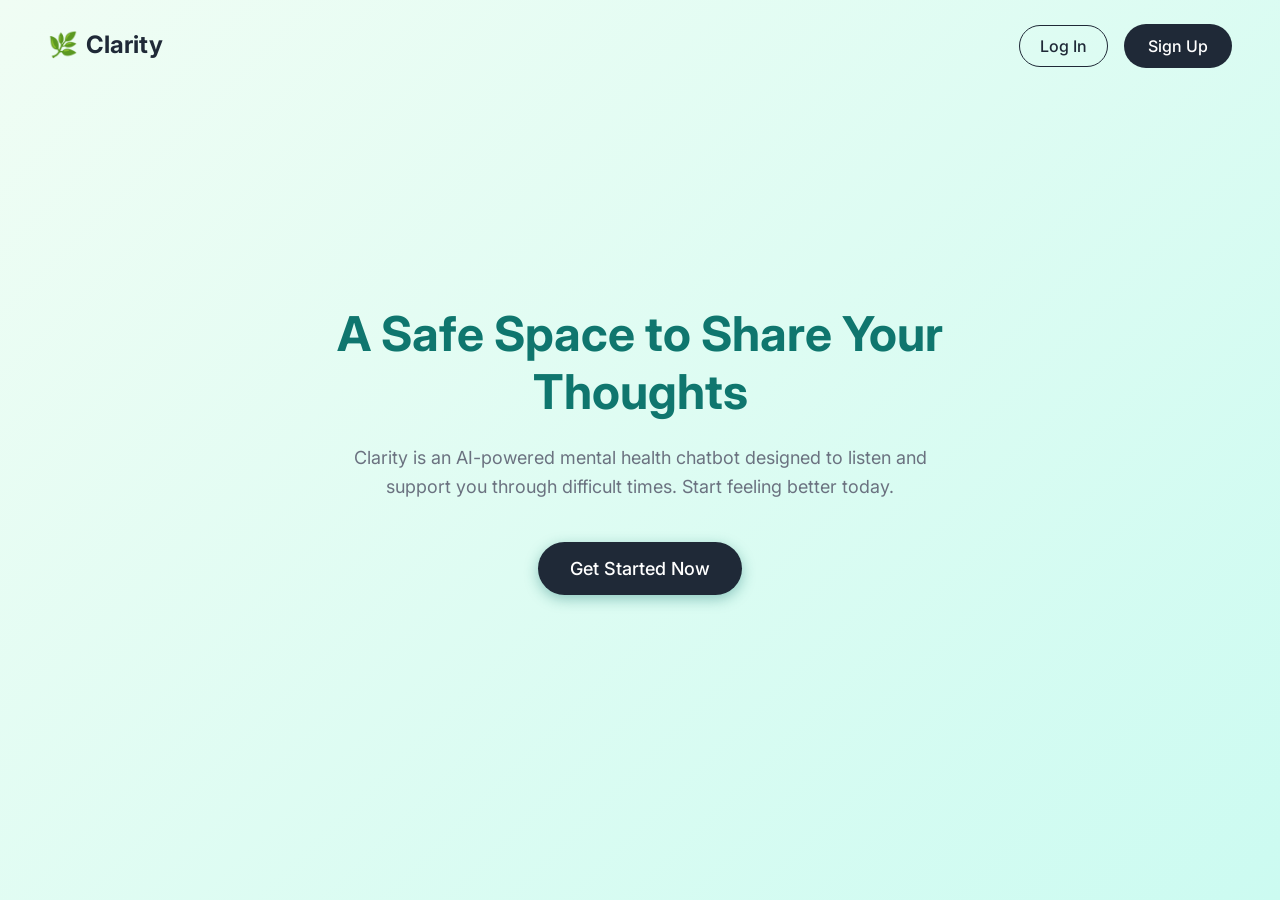
<file: agentic ai/chatbot/frontend/index.html>
<!DOCTYPE html>
<html lang="en">
<head>
    <meta charset="UTF-8">
    <meta name="viewport" content="width=device-width, initial-scale=1.0">
    <title>Clarity - AI Mental Health Support</title>
    <link href="https://fonts.googleapis.com/css2?family=Inter:wght@300;400;500;600;700&display=swap" rel="stylesheet">
    <link rel="stylesheet" href="style.css">
</head>
<body class="home-bg">
    <div class="nav-bar">
        <div class="logo">
            <span class="logo-icon">🌿</span>
            <h2>Clarity</h2>
        </div>
        <div class="nav-links">
            <a href="login.html" class="btn-secondary">Log In</a>
            <a href="register.html" class="btn-primary">Sign Up</a>
        </div>
    </div>
    <div class="hero-container">
        <div class="hero-content">
            <h1>A Safe Space to Share Your Thoughts</h1>
            <p>Clarity is an AI-powered mental health chatbot designed to listen and support you through difficult times. Start feeling better today.</p>
            <div class="hero-actions">
                <a href="register.html" class="btn-primary hero-btn">Get Started Now</a>
            </div>
        </div>
    </div>
</body>
</html>
</file>
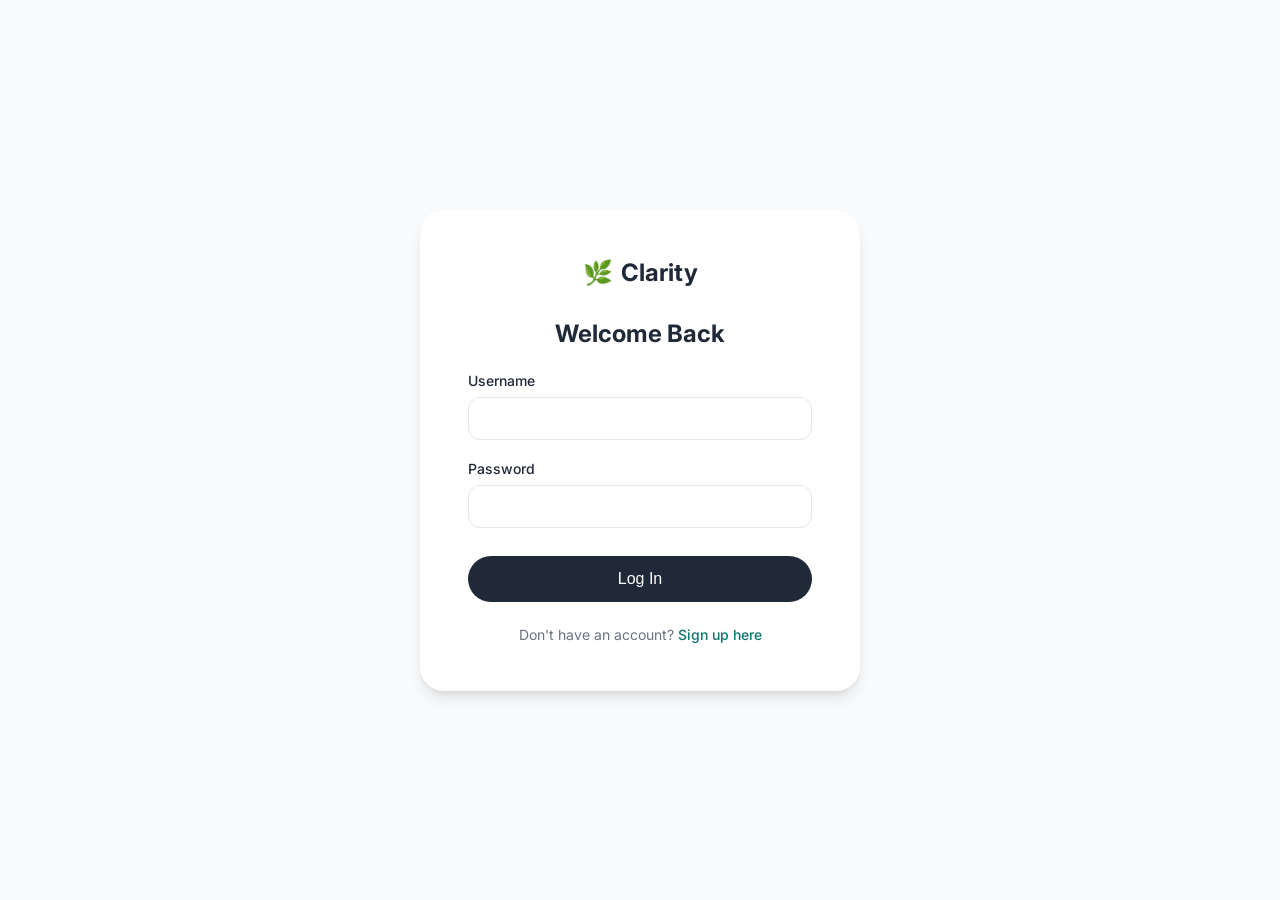
<file: agentic ai/chatbot/frontend/chat.html>
<!DOCTYPE html>
<html lang="en">
<head>
    <meta charset="UTF-8">
    <meta name="viewport" content="width=device-width, initial-scale=1.0">
    <title>Clarity - Chat</title>
    <link href="https://fonts.googleapis.com/css2?family=Inter:wght@300;400;500;600&display=swap" rel="stylesheet">
    <link rel="stylesheet" href="style.css">
</head>
<body>
    <div class="app-container">
        <header class="app-header">
            <div class="logo">
                <span class="logo-icon">🌿</span>
                <h1>Clarity</h1>
            </div>
            <button id="logout-btn" class="btn-secondary small-btn">Log Out</button>
        </header>
        
        <main class="chat-container">
            <div id="chat-box" class="chat-box">
                <div class="message bot">
                    <div class="message-content">
                        Hi there. I'm Clarity. I'm here to listen and support you. How are you feeling today?
                    </div>
                </div>
            </div>
            <div id="typing-indicator" class="typing-indicator hidden">
                Clarity is typing<span>.</span><span>.</span><span>.</span>
            </div>
        </main>
        
        <footer class="input-container">
            <form id="chat-form">
                <input type="text" id="user-input" placeholder="Type your message here..." autocomplete="off" required>
                <button type="submit" id="send-button">
                    <svg viewBox="0 0 24 24" width="24" height="24" stroke="currentColor" stroke-width="2" fill="none" stroke-linecap="round" stroke-linejoin="round" class="css-i6dzq1"><line x1="22" y1="2" x2="11" y2="13"></line><polygon points="22 2 15 22 11 13 2 9 22 2"></polygon></svg>
                </button>
            </form>
        </footer>
    </div>
    
    <!-- Modal for escalation -->
    <div id="escalation-modal" class="modal hidden">
        <div class="modal-content">
            <h2>Immediate Support Available</h2>
            <p>It sounds like you're going through a very difficult time. Your safety is incredibly important.</p>
            <p>We are connecting you with a human professional right now.</p>
            <div class="emergency-contacts">
                <p><strong>National Crisis Line (US):</strong> 988</p>
                <p><strong>Emergency:</strong> 911</p>
            </div>
            <button id="close-modal" class="btn-primary">Acknowledge</button>
        </div>
    </div>

    <script src="app.js"></script>
</body>
</html>
</file>
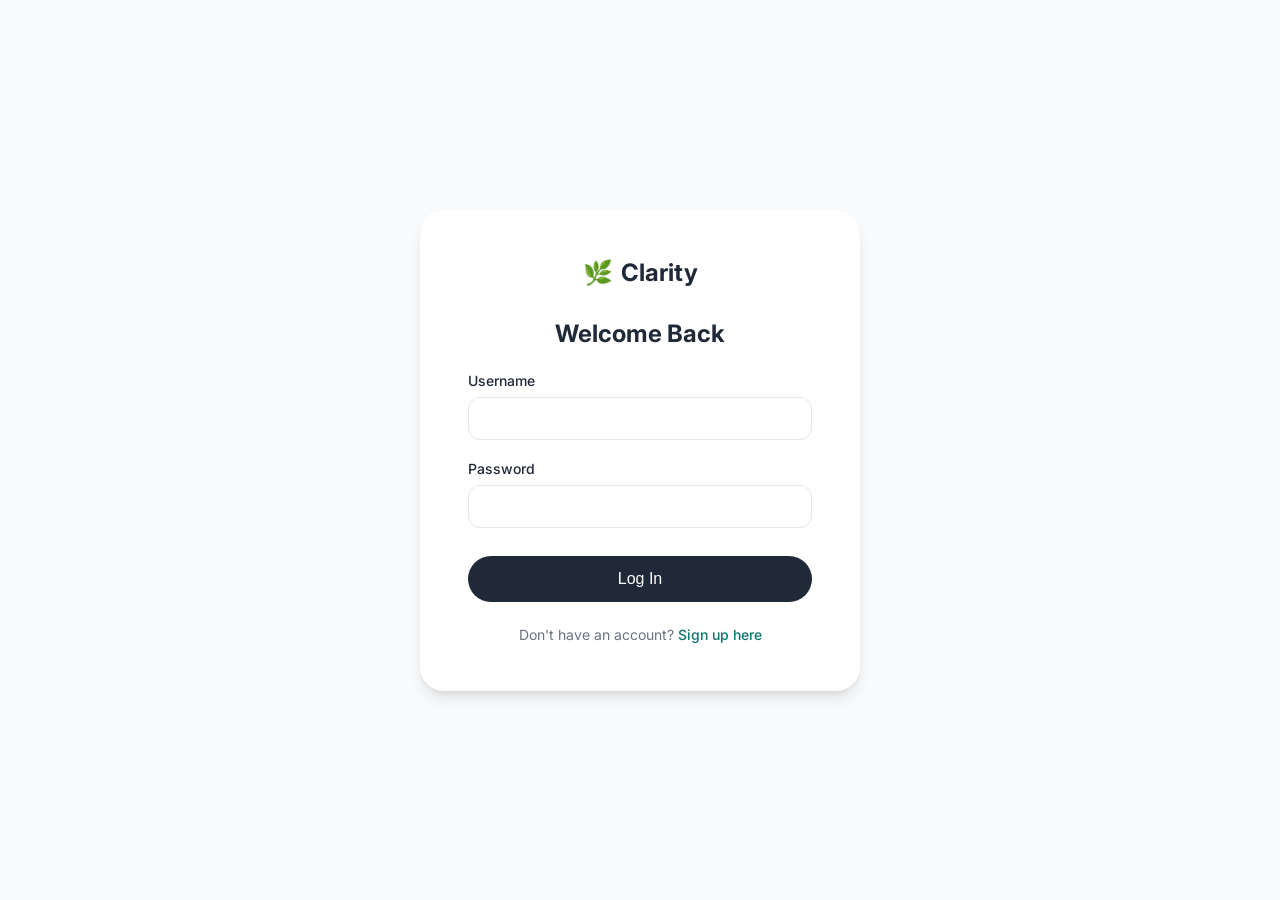
<file: agentic ai/chatbot/frontend/login.html>
<!DOCTYPE html>
<html lang="en">
<head>
    <meta charset="UTF-8">
    <meta name="viewport" content="width=device-width, initial-scale=1.0">
    <title>Log In - Clarity</title>
    <link href="https://fonts.googleapis.com/css2?family=Inter:wght@300;400;500;600&display=swap" rel="stylesheet">
    <link rel="stylesheet" href="style.css">
</head>
<body class="auth-bg">
    <div class="auth-container">
        <div class="logo form-logo">
            <span class="logo-icon">🌿</span>
            <h2>Clarity</h2>
        </div>
        <form id="login-form" class="auth-form">
            <h3>Welcome Back</h3>
            <div id="error-msg" class="error-hidden"></div>
            <div class="input-group">
                <label for="username">Username</label>
                <input type="text" id="username" required>
            </div>
            <div class="input-group">
                <label for="password">Password</label>
                <input type="password" id="password" required>
            </div>
            <button type="submit" class="btn-primary full-width">Log In</button>
            <p class="auth-switch">Don't have an account? <a href="register.html">Sign up here</a></p>
        </form>
    </div>
    <script src="auth.js"></script>
</body>
</html>
</file>
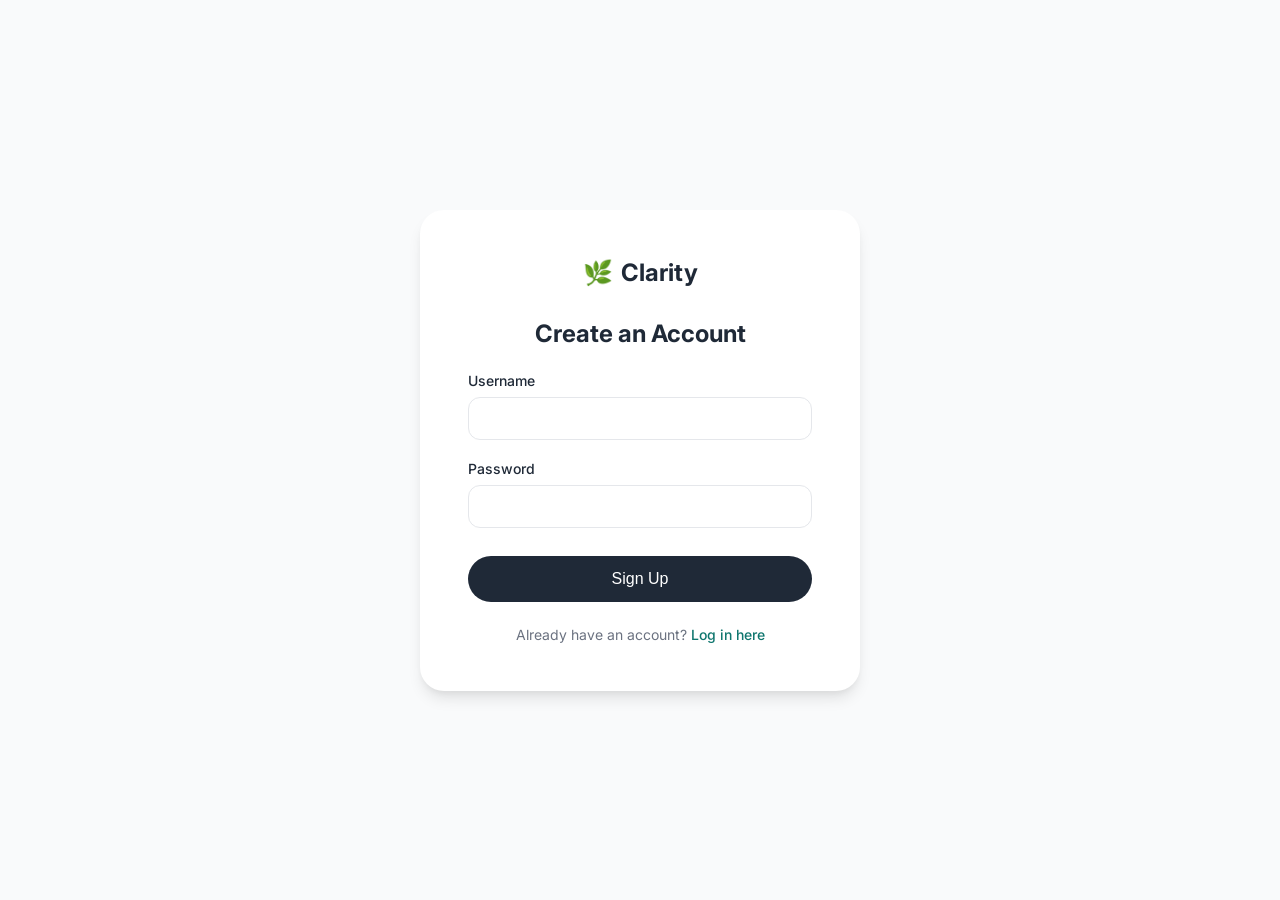
<file: agentic ai/chatbot/frontend/register.html>
<!DOCTYPE html>
<html lang="en">
<head>
    <meta charset="UTF-8">
    <meta name="viewport" content="width=device-width, initial-scale=1.0">
    <title>Sign Up - Clarity</title>
    <link href="https://fonts.googleapis.com/css2?family=Inter:wght@300;400;500;600&display=swap" rel="stylesheet">
    <link rel="stylesheet" href="style.css">
</head>
<body class="auth-bg">
    <div class="auth-container">
        <div class="logo form-logo">
            <span class="logo-icon">🌿</span>
            <h2>Clarity</h2>
        </div>
        <form id="register-form" class="auth-form">
            <h3>Create an Account</h3>
            <div id="error-msg" class="error-hidden"></div>
            <div class="input-group">
                <label for="username">Username</label>
                <input type="text" id="username" required>
            </div>
            <div class="input-group">
                <label for="password">Password</label>
                <input type="password" id="password" required>
            </div>
            <button type="submit" class="btn-primary full-width">Sign Up</button>
            <p class="auth-switch">Already have an account? <a href="login.html">Log in here</a></p>
        </form>
    </div>
    <script src="auth.js"></script>
</body>
</html>
</file>
<file: agentic ai/chatbot/frontend/style.css>
:root {
    --bg-color: #f0fdf4;
    --chat-bg: #ffffff;
    --primary-color: #0f766e;
    --primary-light: #14b8a6;
    --text-main: #1f2937;
    --text-muted: #6b7280;
    --bot-msg-bg: #f3f4f6;
    --user-msg-bg: #ccfbf1;
    --user-msg-text: #0f766e;
    --danger-color: #ef4444;
    --shadow-sm: 0 1px 2px 0 rgba(0, 0, 0, 0.05);
    --shadow-md: 0 4px 6px -1px rgba(0, 0, 0, 0.1), 0 2px 4px -1px rgba(0, 0, 0, 0.06);
    --shadow-lg: 0 10px 15px -3px rgba(0, 0, 0, 0.1), 0 4px 6px -2px rgba(0, 0, 0, 0.05);
}

* {
    box-sizing: border-box;
    margin: 0;
    padding: 0;
}

body {
    font-family: 'Inter', sans-serif;
    background-color: var(--bg-color);
    color: var(--text-main);
    display: flex;
    justify-content: center;
    align-items: center;
    min-height: 100vh;
    padding: 20px;
}

.app-container {
    width: 100%;
    max-width: 600px;
    height: 90vh;
    background: var(--chat-bg);
    border-radius: 24px;
    box-shadow: var(--shadow-lg);
    display: flex;
    flex-direction: column;
    overflow: hidden;
    position: relative;
}

.app-header {
    padding: 24px 24px 16px;
    border-bottom: 1px solid #e5e7eb;
    text-align: center;
}

.logo {
    display: flex;
    align-items: center;
    justify-content: center;
    gap: 8px;
    margin-bottom: 4px;
}

.logo-icon {
    font-size: 24px;
}

.app-header h1 {
    font-size: 22px;
    font-weight: 600;
    color: var(--primary-color);
}

.subtitle {
    font-size: 14px;
    color: var(--text-muted);
}

.chat-container {
    flex: 1;
    overflow-y: auto;
    padding: 24px;
    display: flex;
    flex-direction: column;
    background-image: linear-gradient(to bottom, #ffffff, #f9fafb);
}

.chat-box {
    display: flex;
    flex-direction: column;
    gap: 16px;
}

.message {
    display: flex;
    max-width: 80%;
    animation: fadeIn 0.3s ease-out forwards;
}

@keyframes fadeIn {
    from { opacity: 0; transform: translateY(10px); }
    to { opacity: 1; transform: translateY(0); }
}

.message.bot {
    align-self: flex-start;
}

.message.user {
    align-self: flex-end;
}

.message-content {
    padding: 14px 18px;
    border-radius: 18px;
    font-size: 15px;
    line-height: 1.5;
    box-shadow: var(--shadow-sm);
}

.message.bot .message-content {
    background-color: var(--bot-msg-bg);
    color: var(--text-main);
    border-bottom-left-radius: 4px;
}

.message.user .message-content {
    background-color: var(--user-msg-bg);
    color: var(--user-msg-text);
    border-bottom-right-radius: 4px;
}

.input-container {
    padding: 20px 24px;
    background: var(--chat-bg);
    border-top: 1px solid #e5e7eb;
}

#chat-form {
    display: flex;
    gap: 12px;
}

#user-input {
    flex: 1;
    padding: 14px 20px;
    border: 1px solid #e5e7eb;
    border-radius: 9999px;
    font-size: 15px;
    font-family: inherit;
    outline: none;
    transition: all 0.2s ease;
    background-color: #f9fafb;
}

#user-input:focus {
    border-color: var(--primary-light);
    background-color: #ffffff;
    box-shadow: 0 0 0 3px rgba(20, 184, 166, 0.2);
}

#send-button {
    width: 48px;
    height: 48px;
    border-radius: 50%;
    background-color: var(--primary-color);
    color: white;
    border: none;
    display: flex;
    justify-content: center;
    align-items: center;
    cursor: pointer;
    transition: all 0.2s ease;
}

#send-button:hover {
    background-color: var(--primary-light);
    transform: scale(1.05);
}

#send-button:active {
    transform: scale(0.95);
}

.hidden {
    display: none !important;
}

.typing-indicator {
    margin-top: 16px;
    font-size: 13px;
    color: var(--text-muted);
    font-style: italic;
    align-self: flex-start;
}

.typing-indicator span {
    animation: blink 1.4s infinite both;
}

.typing-indicator span:nth-child(2) { animation-delay: 0.2s; }
.typing-indicator span:nth-child(3) { animation-delay: 0.4s; }

@keyframes blink {
    0% { opacity: 0.2; }
    20% { opacity: 1; }
    100% { opacity: 0.2; }
}

/* Modal styles for escalation */
.modal {
    position: absolute;
    top: 0; left: 0; right: 0; bottom: 0;
    background: rgba(0, 0, 0, 0.4);
    backdrop-filter: blur(4px);
    display: flex;
    justify-content: center;
    align-items: center;
    z-index: 100;
}

.modal-content {
    background: white;
    padding: 32px;
    border-radius: 16px;
    max-width: 90%;
    text-align: center;
    box-shadow: var(--shadow-lg);
    border-top: 6px solid var(--danger-color);
}

.modal-content h2 {
    color: var(--danger-color);
    margin-bottom: 16px;
}

.modal-content p {
    margin-bottom: 12px;
    line-height: 1.5;
}

.emergency-contacts {
    background: #fef2f2;
    padding: 16px;
    border-radius: 8px;
    margin: 20px 0;
}

.emergency-contacts p {
    margin: 4px 0;
}

.btn-primary {
    background: var(--text-main);
    color: white;
    border: none;
    padding: 12px 24px;
    border-radius: 9999px;
    font-weight: 500;
    cursor: pointer;
    transition: background 0.2s;
}

.btn-primary:hover {
    background: #000;
}

/* --- New Styles for Auth & Home Pages --- */

/* Navigation */
.nav-bar {
    position: absolute;
    top: 0;
    left: 0;
    width: 100%;
    padding: 24px 48px;
    display: flex;
    justify-content: space-between;
    align-items: center;
    z-index: 10;
}

.nav-links {
    display: flex;
    gap: 16px;
    align-items: center;
}

.btn-secondary {
    background: transparent;
    color: var(--text-main);
    border: 1px solid var(--text-main);
    padding: 10px 20px;
    border-radius: 9999px;
    font-weight: 500;
    cursor: pointer;
    text-decoration: none;
    transition: all 0.2s;
    display: inline-block;
}

.btn-secondary:hover {
    background: rgba(0,0,0,0.05);
}

a.btn-primary, a.btn-secondary {
    display: inline-block;
    text-align: center;
    text-decoration: none;
}

/* Hero Section */
.home-bg {
    background: linear-gradient(135deg, #f0fdf4 0%, #ccfbf1 100%);
    overflow: hidden;
}

.hero-container {
    width: 100%;
    max-width: 800px;
    text-align: center;
    padding: 40px 20px;
    animation: fadeIn 0.8s ease-out;
}

.hero-content h1 {
    font-size: 48px;
    font-weight: 700;
    color: var(--primary-color);
    margin-bottom: 24px;
    line-height: 1.2;
}

.hero-content p {
    font-size: 18px;
    color: var(--text-muted);
    margin-bottom: 40px;
    line-height: 1.6;
    max-width: 600px;
    margin-left: auto;
    margin-right: auto;
}

.hero-btn {
    padding: 16px 32px;
    font-size: 18px;
    box-shadow: 0 4px 14px 0 rgba(15, 118, 110, 0.39);
}

.hero-btn:hover {
    transform: translateY(-2px);
    box-shadow: 0 6px 20px rgba(15, 118, 110, 0.4);
}

/* Authentication Forms */
.auth-bg {
    background: #f9fafb;
}

.auth-container {
    background: white;
    padding: 48px;
    border-radius: 24px;
    box-shadow: var(--shadow-lg);
    width: 100%;
    max-width: 440px;
    animation: fadeIn 0.4s ease-out;
}

.form-logo {
    margin-bottom: 32px;
}

.auth-form h3 {
    margin-bottom: 24px;
    text-align: center;
    color: var(--text-main);
    font-size: 24px;
}

.input-group {
    margin-bottom: 20px;
    text-align: left;
}

.input-group label {
    display: block;
    margin-bottom: 8px;
    font-size: 14px;
    font-weight: 500;
    color: var(--text-main);
}

.input-group input {
    width: 100%;
    padding: 12px 16px;
    border: 1px solid #e5e7eb;
    border-radius: 12px;
    font-size: 15px;
    transition: all 0.2s;
    outline: none;
}

.input-group input:focus {
    border-color: var(--primary-light);
    box-shadow: 0 0 0 3px rgba(20, 184, 166, 0.2);
}

.full-width {
    width: 100%;
    padding: 14px;
    font-size: 16px;
    margin-top: 8px;
}

.auth-switch {
    margin-top: 24px;
    text-align: center;
    font-size: 14px;
    color: var(--text-muted);
}

.auth-switch a {
    color: var(--primary-color);
    font-weight: 500;
    text-decoration: none;
}

.auth-switch a:hover {
    text-decoration: underline;
}

.error-hidden {
    display: none;
}

.error-visible {
    display: block;
    background: #fef2f2;
    color: var(--danger-color);
    padding: 12px;
    border-radius: 8px;
    font-size: 14px;
    margin-bottom: 20px;
    border: 1px solid #fca5a5;
    text-align: center;
}

/* App Header modifications for Logout */
.app-header {
    display: flex;
    justify-content: space-between;
    align-items: center;
    padding: 20px 24px;
}

.app-header .logo {
    margin-bottom: 0;
}

.small-btn {
    padding: 8px 16px;
    font-size: 13px;
}
</file>
